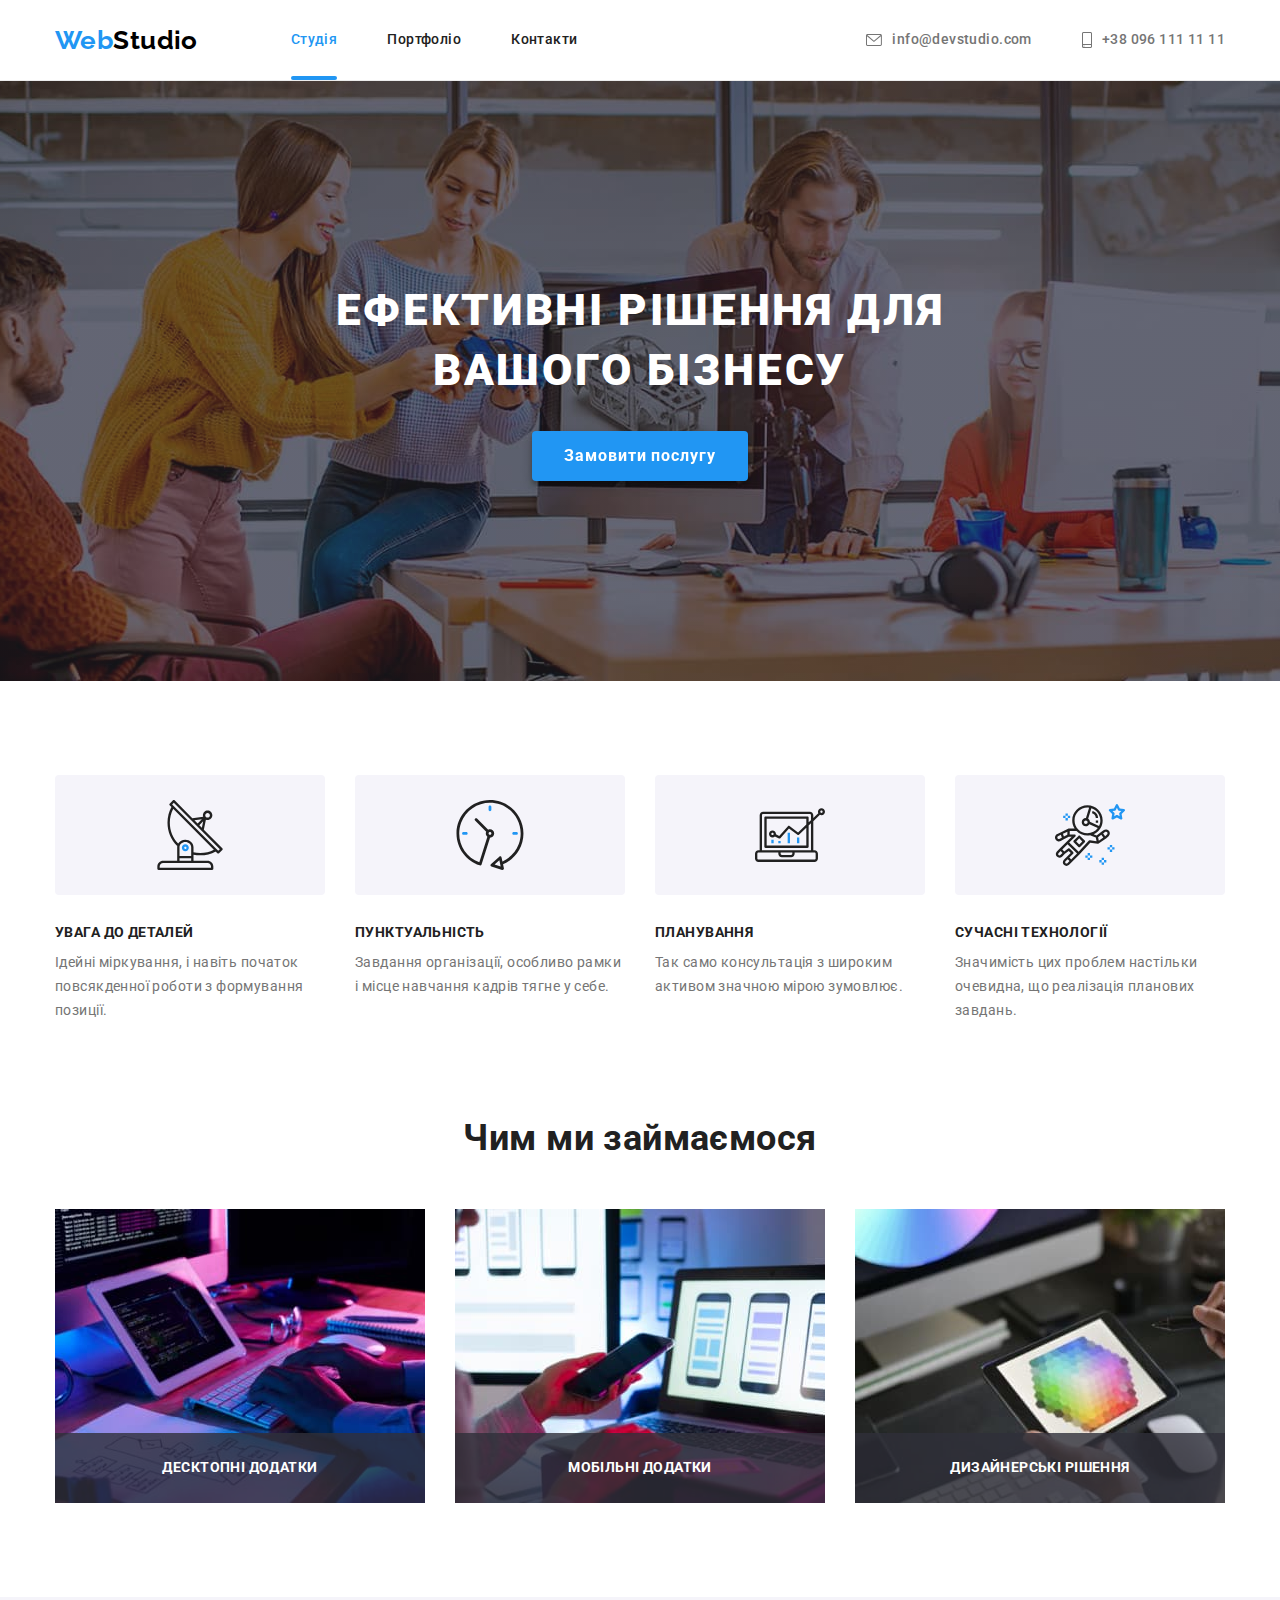
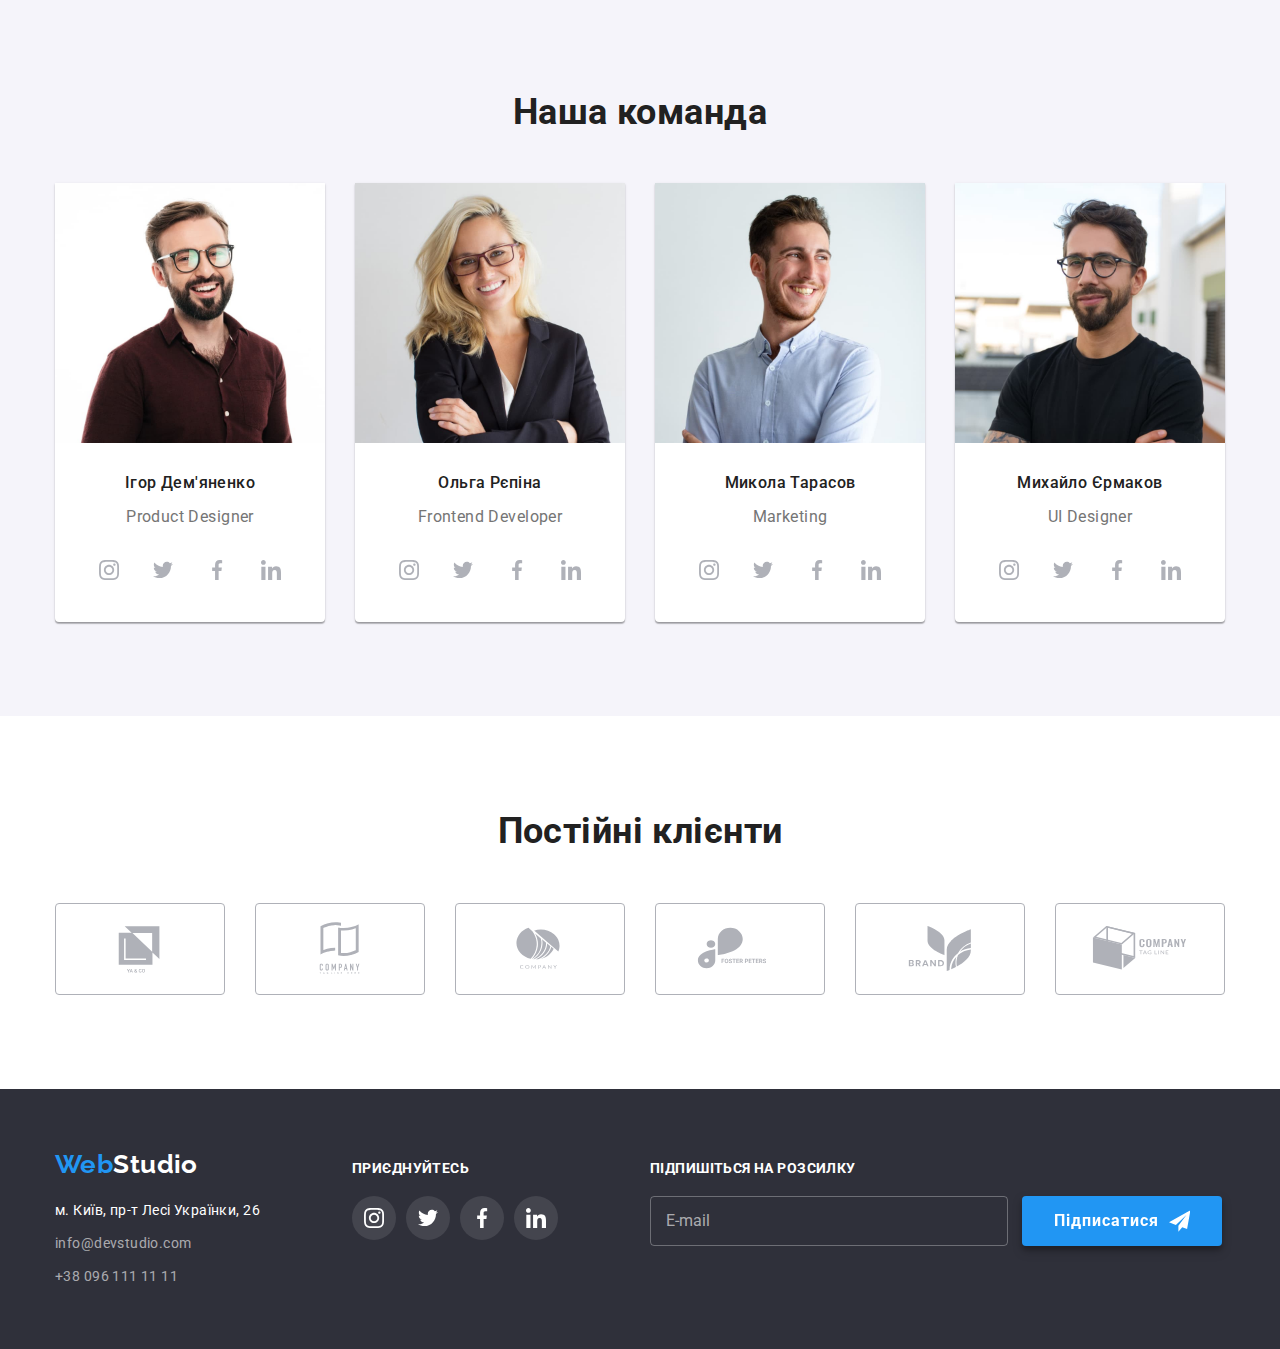
<file: index.html>
<!DOCTYPE html>
<html lang="uk">
  <head>
    <meta charset="UTF-8" />
    <meta http-equiv="X-UA-Compatible" content="IE=edge" />
    <meta name="viewport" content="width=device-width, initial-scale=1.0" />
    <link rel="preconnect" href="https://fonts.googleapis.com" />
    <link rel="preconnect" href="https://fonts.gstatic.com" crossorigin />
    <link
      href="https://fonts.googleapis.com/css2?family=Raleway:wght@700&family=Roboto:wght@400;500;700;900&display=swap"
      rel="stylesheet"
    />
    <link
      rel="stylesheet"
      href="https://cdnjs.cloudflare.com/ajax/libs/modern-normalize/1.1.0/modern-normalize.min.css"
    />
    <link rel="stylesheet" href="./css/styles.css" />
    <title>Студія</title>
  </head>

  <body>
    <header class="header">
      <div class="container header-flex">
        <a href="./index.html" class="logo"
          >Web<span class="logo-black">Studio</span></a
        >
        <nav class="header-nav">
          <ul class="header-list">
            <li class="header-item">
              <a href="./index.html" class="link active_page">Студія</a>
            </li>
            <li>
              <a href="./portfolio.html" class="link">Портфоліо</a>
            </li>
            <li><a href="#" class="link">Контакти</a></li>
          </ul>
        </nav>
        <ul class="header-list-communication">
          <li>
            <a href="mailto:info@devstudio.com" class="link link-contact">
              <svg class="icon-link" width="16" height="12">
                <use href="./icons/icon.svg#icon-mail"></use>
              </svg>
              info@devstudio.com</a
            >
          </li>
          <li>
            <a href="tel:+380961111111" class="link link-contact">
              <svg class="icon-link" width="10" height="16">
                <use href="./icons/icon.svg#icon-phone"></use>
              </svg>
              +38 096 111 11 11</a
            >
          </li>
        </ul>
      </div>
    </header>
    <main>
      <section class="hero">
        <div class="container">
          <h1 class="hero-title">Ефективні рішення для вашого бізнесу</h1>
          <button class="hero-btn" type="button" data-modal-open>
            Замовити послугу
          </button>
        </div>
        <div class="backdrop is-hidden" data-modal>
          <div class="modal">
            <button class="modal-close" type="button" data-modal-close>
              <svg class="modal-close-icon" width="18" height="18">
                <use href="icons/icon.svg#icon-close"></use>
              </svg>
            </button>
            <form class="modal-form" name="modal-form" autocomplete="off">
              <p class="modal-title">Залиште свої дані, ми вам передзвонимо</p>
              <label class="modal-form-lable"
                >Ім'я
                <input
                  class="modal-form-input"
                  type="text"
                  name="name"
                  placeholder=""
                />
                <svg class="modal-form-icon" width="18" height="18">
                  <use href="./icons/icon.svg#icon-person-modal"></use>
                </svg> </label
              ><label class="modal-form-lable"
                >Телефон
                <input
                  class="modal-form-input"
                  type="tel"
                  name="phone"
                  placeholder=" "
                />
                <svg class="modal-form-icon" width="18" height="18">
                  <use href="./icons/icon.svg#icon-phone-modal"></use>
                </svg> </label
              ><label class="modal-form-lable"
                >Пошта
                <input
                  class="modal-form-input"
                  type="email"
                  name="email"
                  placeholder=" "
                />
                <svg class="modal-form-icon" width="18" height="18">
                  <use href="./icons/icon.svg#icon-email-modal"></use>
                </svg> </label
              ><label class="modal-form-lable"
                >Коментар
                <textarea
                  class="modal-form-text"
                  name="comment"
                  placeholder="Введіть текст"
                ></textarea>
              </label>
              <label class="modal-form-checkbox"
                ><input class="checkbox" type="checkbox" />
                Погоджуюся з розсилкою та приймаю
                <a class="modal-form-link" href="#">Умови договору</a>
                <svg class="checkbox-icon" width="16" height="15">
                  <use href="./icons/icon.svg#icon-check"></use>
                </svg>
              </label>
              <button class="hero-btn" type="submit">Відправити</button>
            </form>
          </div>
        </div>
      </section>
      <section class="advantages">
        <div class="container">
          <h2 class="visually-hidden">Наші переваги</h2>
          <ul class="advantages-list">
            <li class="advantages-list-item">
              <div class="icon-advantages">
                <svg class="" width="70" height="70">
                  <use href="./icons/icon.svg#icon-antenna"></use>
                </svg>
              </div>
              <h3 class="title">Увага до деталей</h3>
              <p class="subtitle">
                Ідейні міркування, і навіть початок повсякденної роботи з
                формування позиції.
              </p>
            </li>
            <li class="advantages-list-item">
              <div class="icon-advantages">
                <svg class="" width="70" height="70">
                  <use href="./icons/icon.svg#icon-clock"></use>
                </svg>
              </div>
              <h3 class="title">Пунктуальність</h3>
              <p class="subtitle">
                Завдання організації, особливо рамки і місце навчання кадрів
                тягне у себе.
              </p>
            </li>
            <li class="advantages-list-item">
              <div class="icon-advantages">
                <svg class="" width="70" height="70">
                  <use href="./icons/icon.svg#icon-diagram"></use>
                </svg>
              </div>
              <h3 class="title">Планування</h3>
              <p class="subtitle">
                Так само консультація з широким активом значною мірою зумовлює.
              </p>
            </li>
            <li class="advantages-list-item">
              <div class="icon-advantages">
                <svg class="" width="70" height="70">
                  <use href="./icons/icon.svg#icon-astronaut"></use>
                </svg>
              </div>
              <h3 class="title">Сучасні технології</h3>
              <p class="subtitle">
                Значимість цих проблем настільки очевидна, що реалізація
                планових завдань.
              </p>
            </li>
          </ul>
        </div>
      </section>
      <section class="about">
        <div class="container">
          <h2 class="title">Чим ми займаємося</h2>
          <ul class="about-list">
            <li class="about-item">
              <img
                src="./images/work_1.jpg"
                alt="робота за клавіатурою"
                width="370"
              />
              <p class="about-text">Десктопні додатки</p>
            </li>
            <li class="about-item">
              <img
                src="./images/work_2.jpg"
                alt="робота за телефоном"
                width="370"
              />
              <p class="about-text">Мобільні додатки</p>
            </li>
            <li class="about-item">
              <img
                src="./images/work_3.jpg"
                alt="робота за планшетом"
                width="370"
              />
              <p class="about-text">Дизайнерські рішення</p>
            </li>
          </ul>
        </div>
      </section>
      <section class="team">
        <div class="container">
          <h2 class="title">Наша команда</h2>
          <ul class="team-list">
            <li class="team-item">
              <img
                class="team-img"
                src="./images/avatar_1.jpg"
                alt="усміхнений хлопець в окулярах"
                width="270"
              />
              <div class="team-info">
                <h3 class="team-list-title">Ігор Дем'яненко</h3>
                <p lang="en" class="subtitle">Product Designer</p>
                <ul class="team-list-icon">
                  <li class="team-item-icon">
                    <a class="team-link" href="#">
                      <svg class="team-link-icon" width="20" height="20">
                        <use href="./icons/icon.svg#icon-instagram"></use>
                      </svg>
                    </a>
                  </li>
                  <li class="team-item-icon">
                    <a class="team-link" href="#">
                      <svg class="team-link-icon" width="20" height="20">
                        <use href="./icons/icon.svg#icon-twitter"></use>
                      </svg>
                    </a>
                  </li>
                  <li class="team-item-icon">
                    <a class="team-link" href="#">
                      <svg class="team-link-icon" width="20" height="20">
                        <use href="./icons/icon.svg#icon-facebook"></use>
                      </svg>
                    </a>
                  </li>
                  <li class="team-item-icon">
                    <a class="team-link" href="#">
                      <svg class="team-link-icon" width="20" height="20">
                        <use href="./icons/icon.svg#icon-linkedin"></use>
                      </svg>
                    </a>
                  </li>
                </ul>
              </div>
            </li>
            <li class="team-item">
              <img
                class="team-img"
                src="./images/avatar_2.jpg"
                alt="усміхнена дівчина в окулярах"
                width="270"
              />
              <div class="team-info">
                <h3 class="team-list-title">Ольга Рєпіна</h3>
                <p lang="en" class="subtitle">Frontend Developer</p>
                <ul class="team-list-icon">
                  <li class="team-item-icon">
                    <a class="team-link" href="#">
                      <svg class="team-link-icon" width="20" height="20">
                        <use href="./icons/icon.svg#icon-instagram"></use>
                      </svg>
                    </a>
                  </li>
                  <li class="team-item-icon">
                    <a class="team-link" href="#">
                      <svg class="team-link-icon" width="20" height="20">
                        <use href="./icons/icon.svg#icon-twitter"></use>
                      </svg>
                    </a>
                  </li>
                  <li class="team-item-icon">
                    <a class="team-link" href="#">
                      <svg class="team-link-icon" width="20" height="20">
                        <use href="./icons/icon.svg#icon-facebook"></use>
                      </svg>
                    </a>
                  </li>
                  <li class="team-item-icon">
                    <a class="team-link" href="#">
                      <svg class="team-link-icon" width="20" height="20">
                        <use href="./icons/icon.svg#icon-linkedin"></use>
                      </svg>
                    </a>
                  </li>
                </ul>
              </div>
            </li>
            <li class="team-item">
              <img
                class="team-img"
                src="./images/avatar_3.jpg"
                alt="усміхнений хлопець"
                width="270"
              />
              <div class="team-info">
                <h3 class="team-list-title">Микола Тарасов</h3>
                <p lang="en" class="subtitle">Marketing</p>
                <ul class="team-list-icon">
                  <li class="team-item-icon">
                    <a class="team-link" href="#">
                      <svg class="team-link-icon" width="20" height="20">
                        <use href="./icons/icon.svg#icon-instagram"></use>
                      </svg>
                    </a>
                  </li>
                  <li class="team-item-icon">
                    <a class="team-link" href="#">
                      <svg class="team-link-icon" width="20" height="20">
                        <use href="./icons/icon.svg#icon-twitter"></use>
                      </svg>
                    </a>
                  </li>
                  <li class="team-item-icon">
                    <a class="team-link" href="#">
                      <svg class="team-link-icon" width="20" height="20">
                        <use href="./icons/icon.svg#icon-facebook"></use>
                      </svg>
                    </a>
                  </li>
                  <li class="team-item-icon">
                    <a class="team-link" href="#">
                      <svg class="team-link-icon" width="20" height="20">
                        <use href="./icons/icon.svg#icon-linkedin"></use>
                      </svg>
                    </a>
                  </li>
                </ul>
              </div>
            </li>
            <li class="team-item">
              <img
                class="team-img"
                src="./images/avatar_4.jpg"
                alt="усміхнений хлопець в окулярах"
                width="270"
              />
              <div class="team-info">
                <h3 class="team-list-title">Михайло Єрмаков</h3>
                <p lang="en" class="subtitle">UI Designer</p>
                <ul class="team-list-icon">
                  <li class="team-item-icon">
                    <a class="team-link" href="#">
                      <svg class="team-link-icon" width="20" height="20">
                        <use href="./icons/icon.svg#icon-instagram"></use>
                      </svg>
                    </a>
                  </li>
                  <li class="team-item-icon">
                    <a class="team-link" href="#">
                      <svg class="team-link-icon" width="20" height="20">
                        <use href="./icons/icon.svg#icon-twitter"></use>
                      </svg>
                    </a>
                  </li>
                  <li class="team-item-icon">
                    <a class="team-link" href="#">
                      <svg class="team-link-icon" width="20" height="20">
                        <use href="./icons/icon.svg#icon-facebook"></use>
                      </svg>
                    </a>
                  </li>
                  <li class="team-item-icon">
                    <a class="team-link" href="#">
                      <svg class="team-link-icon" width="20" height="20">
                        <use href="./icons/icon.svg#icon-linkedin"></use>
                      </svg>
                    </a>
                  </li>
                </ul>
              </div>
            </li>
          </ul>
        </div>
      </section>
      <section class="clients">
        <div class="container">
          <h2 class="title">Постійні клієнти</h2>
          <ul class="clients-list">
            <li class="item">
              <a class="clients-link" href="#">
                <svg class="clients-icon" width="106" height="60">
                  <use href="./icons/icon.svg#icon-client_1"></use>
                </svg>
              </a>
            </li>
            <li class="item">
              <a class="clients-link" href="#">
                <svg class="clients-icon" width="106" height="60">
                  <use href="./icons/icon.svg#icon-client_2"></use>
                </svg>
              </a>
            </li>
            <li class="item">
              <a class="clients-link" href="#">
                <svg class="clients-icon" width="106" height="60">
                  <use href="./icons/icon.svg#icon-client_3"></use>
                </svg>
              </a>
            </li>
            <li class="item">
              <a class="clients-link" href="#">
                <svg class="clients-icon" width="106" height="60">
                  <use href="./icons/icon.svg#icon-client_4"></use>
                </svg>
              </a>
            </li>
            <li class="item">
              <a class="clients-link" href="#">
                <svg class="clients-icon" width="106" height="60">
                  <use href="./icons/icon.svg#icon-client_5"></use>
                </svg>
              </a>
            </li>
            <li class="item">
              <a class="clients-link" href="#">
                <svg class="clients-icon" width="106" height="60">
                  <use href="./icons/icon.svg#icon-client_6"></use>
                </svg>
              </a>
            </li>
          </ul>
        </div>
      </section>
    </main>
    <footer class="footer">
      <div class="container footer-flex">
        <div>
          <a href="./index.html" class="logo"
            >Web<span class="footer-white">Studio</span></a
          >
          <address>
            <ul class="address-list">
              <li class="item">
                <a
                  class="link-footer footer-white"
                  href="https://goo.gl/maps/CPtrU1FHBa2aNyZL9"
                  target="_blank"
                  rel="noopener nofollow noreferrer"
                  >м. Київ, пр-т Лесі Українки, 26</a
                >
              </li>
              <li class="item">
                <a class="link-footer" href="mailto:info@devstudio.com"
                  >info@devstudio.com</a
                >
              </li>
              <li class="item">
                <a class="link-footer" href="tel:+380961111111"
                  >+38 096 111 11 11</a
                >
              </li>
            </ul>
          </address>
        </div>
        <div>
          <p class="footer-subtitle">Приєднуйтесь</p>
          <ul class="footer-list-icon">
            <li>
              <a class="footer-link" href="#">
                <svg class="footer-link-icon" width="20" height="20">
                  <use href="./icons/icon.svg#icon-instagram"></use>
                </svg>
              </a>
            </li>
            <li>
              <a class="footer-link" href="#">
                <svg class="footer-link-icon" width="20" height="20">
                  <use href="./icons/icon.svg#icon-twitter"></use>
                </svg>
              </a>
            </li>
            <li>
              <a class="footer-link" href="#">
                <svg class="footer-link-icon" width="20" height="20">
                  <use href="./icons/icon.svg#icon-facebook"></use>
                </svg>
              </a>
            </li>
            <li>
              <a class="footer-link" href="#">
                <svg class="footer-link-icon" width="20" height="20">
                  <use href="./icons/icon.svg#icon-linkedin"></use>
                </svg>
              </a>
            </li>
          </ul>
        </div>
        <div>
          <p class="footer-subtitle">Підпишіться на розсилку</p>
          <form name="subscribe-form" autocomplite="on">
            <label
              ><input
                class="subscribe-input"
                type="email"
                name="email-subscribe"
                placeholder="E-mail"
            /></label>
            <button class="hero-btn subscribe-btn" type="submit">
              Підписатися
              <svg width="24" height="24">
                <use href="./icons/icon.svg#icon-telegram"></use>
              </svg>
            </button>
          </form>
        </div>
      </div>
    </footer>
    <script src="./js/modal.js"></script>
  </body>
</html>
</file>
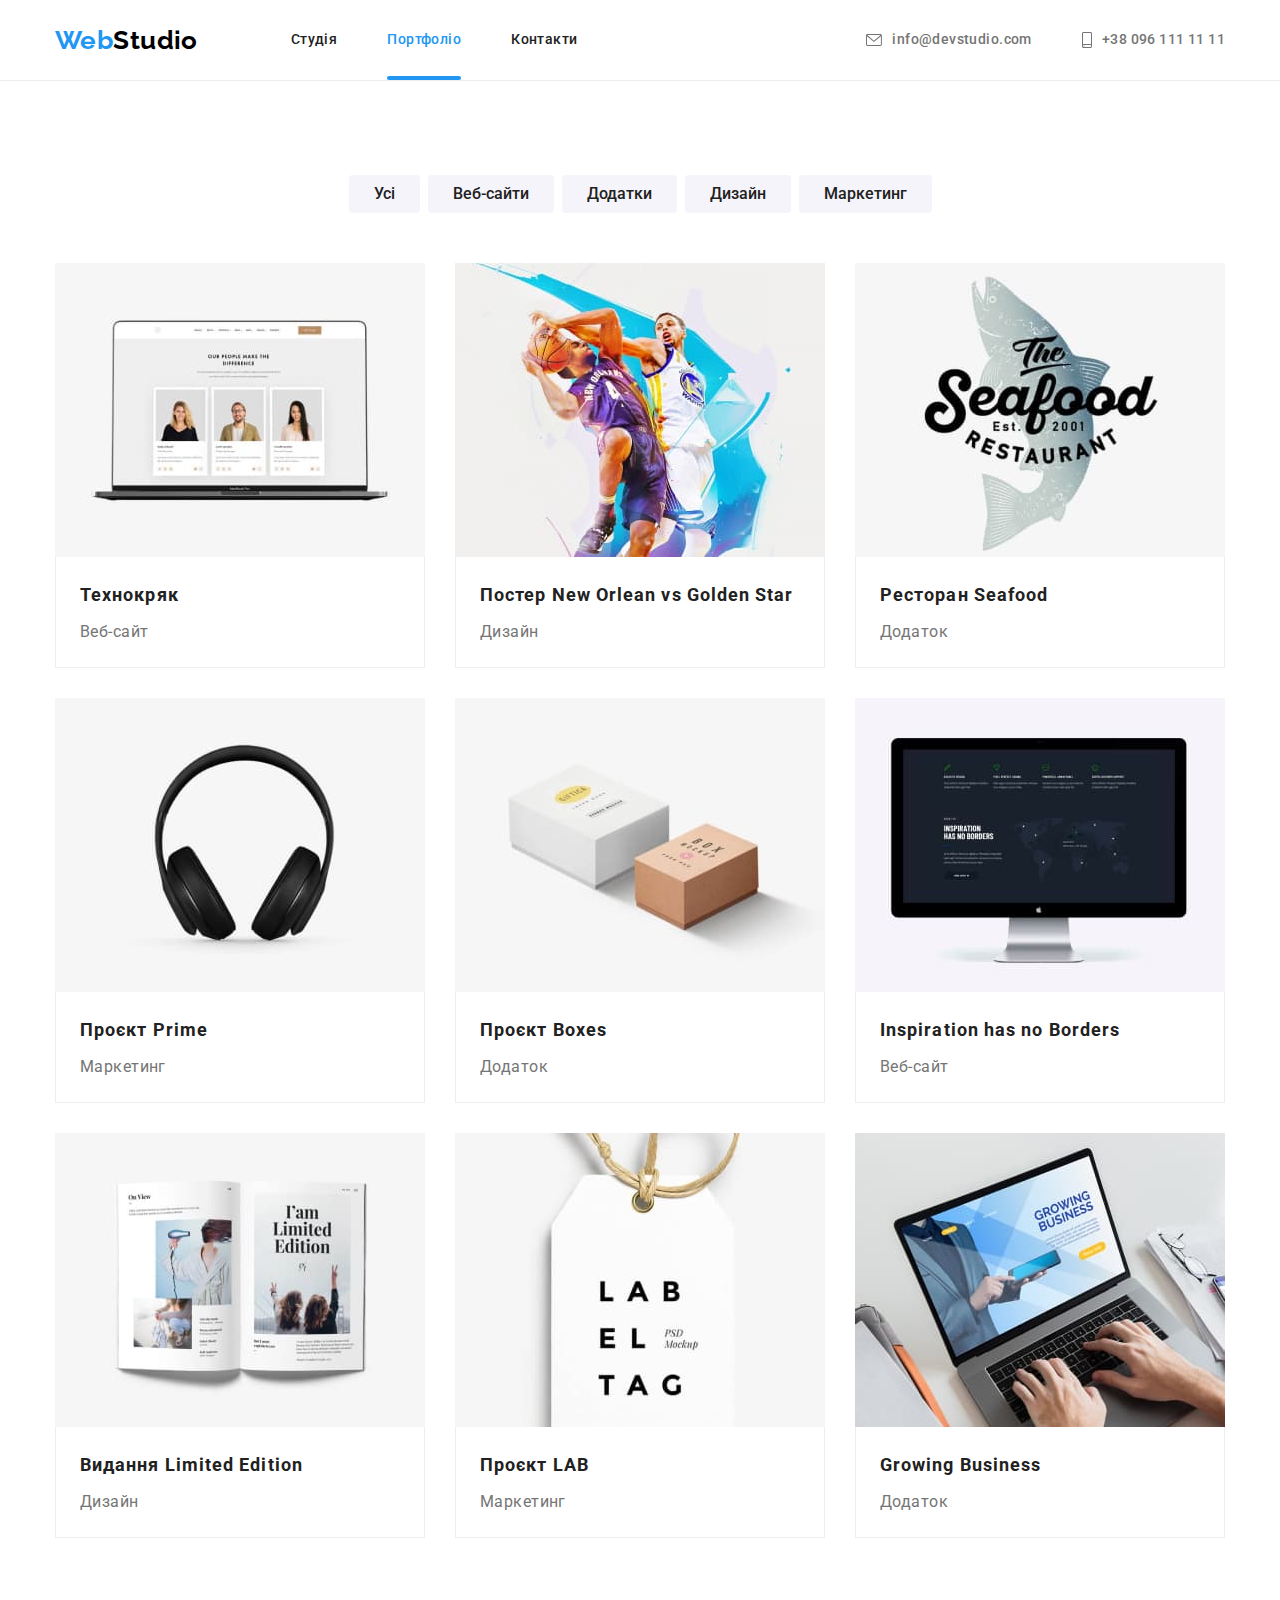
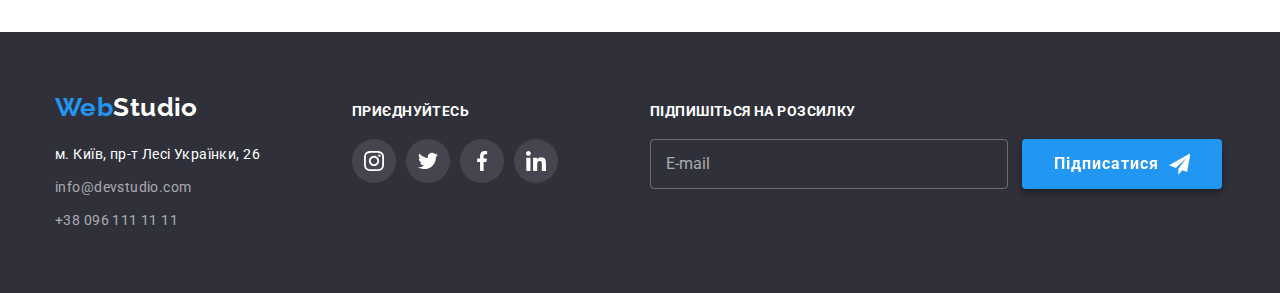
<file: portfolio.html>
<!DOCTYPE html>
<html lang="uk">
  <head>
    <meta charset="UTF-8" />
    <meta http-equiv="X-UA-Compatible" content="IE=edge" />
    <meta name="viewport" content="width=device-width, initial-scale=1.0" />
    <link rel="preconnect" href="https://fonts.googleapis.com" />
    <link rel="preconnect" href="https://fonts.gstatic.com" crossorigin />
    <link
      href="https://fonts.googleapis.com/css2?family=Raleway:wght@700&family=Roboto:wght@400;500;700;900&display=swap"
      rel="stylesheet"
    />
    <link
      rel="stylesheet"
      href="https://cdnjs.cloudflare.com/ajax/libs/modern-normalize/1.1.0/modern-normalize.min.css"
    />
    <link rel="stylesheet" href="./css/styles.css" />
    <title>Студія</title>
  </head>

  <body>
    <header class="header">
      <div class="container header-flex">
        <a href="./index.html" class="logo"
          >Web<span class="logo-black">Studio</span></a
        >
        <nav class="header-nav">
          <ul class="header-list">
            <li><a href="./index.html" class="link">Студія</a></li>
            <li>
              <a href="./portfolio.html" class="link active_page">Портфоліо</a>
            </li>
            <li><a href="#" class="link">Контакти</a></li>
          </ul>
        </nav>
        <ul class="header-list-communication">
          <li>
            <a href="mailto:info@devstudio.com" class="link link-contact">
              <svg class="icon-link" width="16" height="12">
                <use href="./icons/icon.svg#icon-mail"></use>
              </svg>
              info@devstudio.com</a
            >
          </li>
          <li>
            <a href="tel:+380961111111" class="link link-contact">
              <svg class="icon-link" width="10" height="16">
                <use href="./icons/icon.svg#icon-phone"></use>
              </svg>
              +38 096 111 11 11</a
            >
          </li>
        </ul>
      </div>
    </header>

    <main>
      <section class="section">
        <div class="container">
          <h2 class="visually-hidden">Портфоліо</h2>
          <ul class="list-btn">
            <li class="item"><button class="btn" type="button">Усі</button></li>
            <li class="item">
              <button class="btn" type="button">Веб-сайти</button>
            </li>
            <li class="item">
              <button class="btn" type="button">Додатки</button>
            </li>
            <li class="item">
              <button class="btn" type="button">Дизайн</button>
            </li>
            <li class="item">
              <button class="btn" type="button">Маркетинг</button>
            </li>
          </ul>
          <ul class="portfolio-list">
            <li class="portfolio-list-item">
              <a class="portfolio-link" href="">
                <div class="portfolio-image">
                  <img
                    src="./images/portfolio_1.jpg"
                    alt="Ноутбук"
                    width="370"
                    height="294"
                  />
                  <div class="portfolio-hidden">
                    <p class="portfolio-hidden-text">
                      Ресурс пропонує комплексні пропозиції з різним рівнем
                      функціоналу та сервісів. Все це дозволить відвідувачу
                      отримати вичерпні відомості про компанію чи приватну
                      особу.
                    </p>
                  </div>
                </div>
                <div class="portfolio-list-info">
                  <h3 class="title">Технокряк</h3>
                  <p class="subtitle">Веб-сайт</p>
                </div>
              </a>
            </li>
            <li class="portfolio-list-item">
              <a class="portfolio-link" href="">
                <div class="portfolio-image">
                  <img
                    src="./images/portfolio_2.jpg"
                    alt="Ноутбук"
                    width="370"
                    height="294"
                  />
                  <div class="portfolio-hidden">
                    <p class="portfolio-hidden-text">
                      Ресурс пропонує комплексні пропозиції з різним рівнем
                      функціоналу та сервісів. Все це дозволить відвідувачу
                      отримати вичерпні відомості про компанію чи приватну
                      особу.
                    </p>
                  </div>
                </div>
                <div class="portfolio-list-info">
                  <h3 class="title">Постер New Orlean vs Golden Star</h3>
                  <p class="subtitle">Дизайн</p>
                </div>
              </a>
            </li>
            <li class="portfolio-list-item">
              <a class="portfolio-link" href="">
                <div class="portfolio-image">
                  <img
                    src="./images/portfolio_3.jpg"
                    alt="Ноутбук"
                    width="370"
                    height="294"
                  />
                  <div class="portfolio-hidden">
                    <p class="portfolio-hidden-text">
                      Ресурс пропонує комплексні пропозиції з різним рівнем
                      функціоналу та сервісів. Все це дозволить відвідувачу
                      отримати вичерпні відомості про компанію чи приватну
                      особу.
                    </p>
                  </div>
                </div>
                <div class="portfolio-list-info">
                  <h3 class="title">Ресторан Seafood</h3>
                  <p class="subtitle">Додаток</p>
                </div>
              </a>
            </li>
            <li class="portfolio-list-item">
              <a class="portfolio-link" href="">
                <div class="portfolio-image">
                  <img
                    src="./images/portfolio_4.jpg"
                    alt="Ноутбук"
                    width="370"
                    height="294"
                  />
                  <div class="portfolio-hidden">
                    <p class="portfolio-hidden-text">
                      Ресурс пропонує комплексні пропозиції з різним рівнем
                      функціоналу та сервісів. Все це дозволить відвідувачу
                      отримати вичерпні відомості про компанію чи приватну
                      особу.
                    </p>
                  </div>
                </div>
                <div class="portfolio-list-info">
                  <h3 class="title">Проєкт Prime</h3>
                  <p class="subtitle">Маркетинг</p>
                </div>
              </a>
            </li>
            <li class="portfolio-list-item">
              <a class="portfolio-link" href="">
                <div class="portfolio-image">
                  <img
                    src="./images/portfolio_5.jpg"
                    alt="Ноутбук"
                    width="370"
                    height="294"
                  />
                  <div class="portfolio-hidden">
                    <p class="portfolio-hidden-text">
                      Ресурс пропонує комплексні пропозиції з різним рівнем
                      функціоналу та сервісів. Все це дозволить відвідувачу
                      отримати вичерпні відомості про компанію чи приватну
                      особу.
                    </p>
                  </div>
                </div>
                <div class="portfolio-list-info">
                  <h3 class="title">Проєкт Boxes</h3>
                  <p class="subtitle">Додаток</p>
                </div>
              </a>
            </li>
            <li class="portfolio-list-item">
              <a class="portfolio-link" href="">
                <div class="portfolio-image">
                  <img
                    src="./images/portfolio_6.jpg"
                    alt="Ноутбук"
                    width="370"
                    height="294"
                  />
                  <div class="portfolio-hidden">
                    <p class="portfolio-hidden-text">
                      Ресурс пропонує комплексні пропозиції з різним рівнем
                      функціоналу та сервісів. Все це дозволить відвідувачу
                      отримати вичерпні відомості про компанію чи приватну
                      особу.
                    </p>
                  </div>
                </div>
                <div class="portfolio-list-info">
                  <h3 class="title">Inspiration has no Borders</h3>
                  <p class="subtitle">Веб-сайт</p>
                </div>
              </a>
            </li>
            <li class="portfolio-list-item">
              <a class="portfolio-link" href="">
                <div class="portfolio-image">
                  <img
                    src="./images/portfolio_7.jpg"
                    alt="Ноутбук"
                    width="370"
                    height="294"
                  />
                  <div class="portfolio-hidden">
                    <p class="portfolio-hidden-text">
                      Ресурс пропонує комплексні пропозиції з різним рівнем
                      функціоналу та сервісів. Все це дозволить відвідувачу
                      отримати вичерпні відомості про компанію чи приватну
                      особу.
                    </p>
                  </div>
                </div>
                <div class="portfolio-list-info">
                  <h3 class="title">Видання Limited Edition</h3>
                  <p class="subtitle">Дизайн</p>
                </div>
              </a>
            </li>
            <li class="portfolio-list-item">
              <a class="portfolio-link" href="">
                <div class="portfolio-image">
                  <img
                    src="./images/portfolio_8.jpg"
                    alt="Ноутбук"
                    width="370"
                    height="294"
                  />
                  <div class="portfolio-hidden">
                    <p class="portfolio-hidden-text">
                      Ресурс пропонує комплексні пропозиції з різним рівнем
                      функціоналу та сервісів. Все це дозволить відвідувачу
                      отримати вичерпні відомості про компанію чи приватну
                      особу.
                    </p>
                  </div>
                </div>
                <div class="portfolio-list-info">
                  <h3 class="title">Проєкт LAB</h3>
                  <p class="subtitle">Маркетинг</p>
                </div>
              </a>
            </li>
            <li class="portfolio-list-item">
              <a class="portfolio-link" href="">
                <div class="portfolio-image">
                  <img
                    src="./images/portfolio_9.jpg"
                    alt="Ноутбук"
                    width="370"
                    height="294"
                  />
                  <div class="portfolio-hidden">
                    <p class="portfolio-hidden-text">
                      Ресурс пропонує комплексні пропозиції з різним рівнем
                      функціоналу та сервісів. Все це дозволить відвідувачу
                      отримати вичерпні відомості про компанію чи приватну
                      особу.
                    </p>
                  </div>
                </div>
                <div class="portfolio-list-info">
                  <h3 class="title">Growing Business</h3>
                  <p class="subtitle">Додаток</p>
                </div>
              </a>
            </li>
          </ul>
        </div>
      </section>
    </main>
    <footer class="footer">
      <div class="container footer-flex">
        <div>
          <a href="./index.html" class="logo"
            >Web<span class="footer-white">Studio</span></a
          >
          <address>
            <ul class="address-list">
              <li class="item">
                <a
                  class="link-footer footer-white"
                  href="https://goo.gl/maps/CPtrU1FHBa2aNyZL9"
                  target="_blank"
                  rel="noopener nofollow noreferrer"
                  >м. Київ, пр-т Лесі Українки, 26</a
                >
              </li>
              <li class="item">
                <a class="link-footer" href="mailto:info@devstudio.com"
                  >info@devstudio.com</a
                >
              </li>
              <li class="item">
                <a class="link-footer" href="tel:+380961111111"
                  >+38 096 111 11 11</a
                >
              </li>
            </ul>
          </address>
        </div>
        <div>
          <p class="footer-subtitle">Приєднуйтесь</p>
          <ul class="footer-list-icon">
            <li>
              <a class="footer-link" href="#">
                <svg class="footer-link-icon" width="20" height="20">
                  <use href="./icons/icon.svg#icon-instagram"></use>
                </svg>
              </a>
            </li>
            <li>
              <a class="footer-link" href="#">
                <svg class="footer-link-icon" width="20" height="20">
                  <use href="./icons/icon.svg#icon-twitter"></use>
                </svg>
              </a>
            </li>
            <li>
              <a class="footer-link" href="#">
                <svg class="footer-link-icon" width="20" height="20">
                  <use href="./icons/icon.svg#icon-facebook"></use>
                </svg>
              </a>
            </li>
            <li>
              <a class="footer-link" href="#">
                <svg class="footer-link-icon" width="20" height="20">
                  <use href="./icons/icon.svg#icon-linkedin"></use>
                </svg>
              </a>
            </li>
          </ul>
        </div>
        <div>
          <p class="footer-subtitle">Підпишіться на розсилку</p>
          <form name="subscribe-form" autocomplite="on">
            <label
              ><input
                class="subscribe-input"
                type="email"
                name="email-subscribe"
                placeholder="E-mail"
            /></label>
            <button class="hero-btn subscribe-btn" type="submit">
              Підписатися
              <svg width="24" height="24">
                <use href="./icons/icon.svg#icon-telegram"></use>
              </svg>
            </button>
          </form>
        </div>
      </div>
    </footer>
  </body>
</html>
</file>
<file: css/styles.css>
:root {
  --primary-text-color: #757575;
  --secondary-text-color: #ffffff;
  --primary-title-color: #212121;
  --acent-color: #2196f3;
  --secondary-acent-color: #188ce8;
  --secondary-bg-color: #f5f4fa;
  --border-color-one: #ececec;
  --border-color-two: #eeeeee;
  --icon-color: #afb1b8;
  --black-color: #000000;
  --line-function: cubic-bezier(0.4, 0, 0.2, 1);
}
body {
  color: var(--primary-text-color);
  background-color: var(--secondary-text-color);
  font-family: Roboto, sans-serif;
  font-size: 14px;
  letter-spacing: 0.03em;
}
h1,
h2,
h3,
p,
ul {
  margin: 0;
  padding: 0;
}
ul {
  list-style-type: none;
}
a {
  text-decoration: none;
}
a,
img {
  display: block;
}
.container {
  width: 1200px;
  margin: 0 auto;
  padding: 0 15px;
}
.visually-hidden {
  position: absolute;
  white-space: nowrap;
  width: 1px;
  height: 1px;
  overflow: hidden;
  border: 0;
  padding: 0;
  clip: rect(0 0 0 0);
  clip-path: inset(50%);
  margin: -1px;
}
/* Хедер */
.header {
  border-bottom: 1px solid var(--border-color-one);
}
.header-flex {
  display: flex;
  align-items: center;
}
.header-nav {
  display: flex;
  margin-left: 93px;
}
.logo {
  color: var(--acent-color);
  font-family: 'Raleway', sans-serif;
  font-weight: 700;
  font-size: 26px;
  line-height: 1.19;
  text-decoration: none;
}
.logo-black {
  color: var(--black-color);
}
.header-list {
  display: flex;
  gap: 50px;
}
.header-list-communication {
  display: flex;
  margin-left: auto;
  gap: 50px;
}
.link {
  display: flex;
  align-items: center;
  color: var(--primary-title-color);
  line-height: 1.14;
  font-weight: 500;
  padding: 32px 0;
  transition: color 250ms var(--line-function);
}
.link:hover,
.link:focus {
  color: var(--acent-color);
}
.icon-link {
  margin-right: 10px;
  fill: currentColor;
}
.active_page {
  position: relative;
  color: var(--acent-color);
}
.active_page::after {
  position: absolute;
  left: 0;
  bottom: 0;
  width: 100%;
  height: 4px;
  background-color: var(--acent-color);
  border-radius: 2px;
  content: '';
}
.link-contact {
  color: var(--primary-text-color);
}
/* Студія */
.hero {
  max-width: 1600px;
  min-height: 600px;
  margin: 0 auto;
  padding: 200px 0;
  background-color: #2f303a;
  background-image: linear-gradient(
      rgba(47, 48, 58, 0.4),
      rgba(47, 48, 58, 0.4)
    ),
    url('../images/hero.jpg');
  background-position: center;
  background-repeat: no-repeat;
  background-size: cover;
  text-align: center;
}
.hero-title {
  margin: 0 auto 30px;
  max-width: 696px;
  color: var(--secondary-text-color);
  font-weight: 900;
  font-size: 44px;
  line-height: 1.36;
  text-align: center;
  letter-spacing: 0.06em;
  text-transform: uppercase;
}
.hero-btn {
  padding: 10px 32px;
  color: var(--secondary-text-color);
  background-color: var(--acent-color);
  box-shadow: 0px 4px 4px rgba(0, 0, 0, 0.15);
  cursor: pointer;
  font-style: normal;
  font-weight: 700;
  font-size: 16px;
  line-height: 1.88;
  letter-spacing: 0.06em;
  border-radius: 4px;
  border: none;
  filter: drop-shadow(0px 4px 4px rgba(0, 0, 0, 0.25));
  transition: background-color 250ms var(--line-function);
}
.hero-btn:hover,
.hero-btn:focus {
  background-color: var(--secondary-acent-color);
}
/* Modal */
.backdrop {
  position: fixed;
  top: 0;
  left: 0;
  z-index: 1;
  width: 100%;
  height: 100%;
  background-color: rgba(0, 0, 0, 0.2);
  transition: opacity 250ms var(--line-function),
    visibility 250ms var(--line-function), scale 250ms var(--line-function);
}
.backdrop.is-hidden {
  visibility: hidden;
  opacity: 0;
  pointer-events: none;
  scale: 0;
}
.modal {
  position: absolute;
  top: 50%;
  left: 50%;
  transform: translate(-50%, -50%);
  width: 528px;
  height: 581px;
  background-color: var(--secondary-text-color);
  box-shadow: 0px 1px 3px rgba(0, 0, 0, 0.12), 0px 1px 1px rgba(0, 0, 0, 0.14),
    0px 2px 1px rgba(0, 0, 0, 0.2);
  border-radius: 4px;
  outline: 1 orangered solid;
}
.modal-close {
  position: absolute;
  top: 8px;
  right: 8px;

  display: flex;
  justify-content: center;
  align-items: center;

  margin: 0;
  padding: 0;

  width: 30px;
  height: 30px;
  background-color: var(--secondary-text-color);
  border: 1px solid rgba(0, 0, 0, 0.1);
  border-radius: 50%;
  cursor: pointer;
}
.modal-close-icon {
  color: var(--black-color);
  fill: currentColor;
  width: 18px;
  height: 18px;
  transition: color 250ms var(--line-function);
}
.modal-close:hover .modal-close-icon {
  color: var(--acent-color);
}
.modal-form {
  padding: 40px;
  display: block;
  font-size: 16px;
}
.modal-title {
  margin-bottom: 12px;
  font-weight: 700;
  font-size: 20px;
  line-height: 1.15;
  text-align: center;
  color: var(--primary-title-color);
}
.modal-form-lable {
  position: relative;
  display: inline-block;
  margin-bottom: 10px;
  font-size: 12px;
  line-height: 1.7;
  letter-spacing: 0.01em;
  color: var(--primary-text-color);
  text-align: left;
}
.modal-form-icon {
  position: absolute;
  left: 12px;
  top: 29px;
  fill: var(--primary-title-color);
}
.modal-form-input,
.modal-form-text {
  padding: 11px 12px;
  width: 448px;
  height: 40px;
  font-size: 16px;
  background-color: var(--secondary-text-color);
  border: 1px solid rgba(33, 33, 33, 0.2);
  border-radius: 4px;
  transition: outline 250ms var(--line-function),
    border-color 250ms var(--line-function), fill 250ms var(--line-function);
}
.modal-form-input::placeholder {
  padding-left: 30px;
}
.modal-form-text {
  height: 120px;
  resize: none;
}
.modal-form-text::placeholder {
  color: rgba(117, 117, 117, 0.5);
}
.modal-form-input:focus,
.modal-form-text:focus,
.modal-form-input:focus + .modal-form-icon {
  outline: var(--acent-color);
  border-color: var(--acent-color);
  fill: var(--acent-color);
}
.modal-form-input:focus,
.modal-form-input:not(:placeholder-shown) {
  padding-left: 42px;
}
.modal-form-text:focus,
.modal-form-text:not(:placeholder-shown) {
  padding: 12px 16px;
}
.modal-form-checkbox {
  position: relative;
  display: block;
  margin-bottom: 30px;
  font-size: 14px;
  line-height: 1.7;
}
.checkbox {
  -webkit-appearance: none;
  -moz-appearance: none;
  appearance: none;
  transition: border 250ms var(--line-function),
    background-color 250ms var(--line-function), fill 250ms var(--line-function);
}
.checkbox-icon {
  position: absolute;
  top: 0;
  right: 0;
  transform: translate(-423px, 4px);
  fill: transparent;
  border: 2px solid var(--primary-title-color);
  border-radius: 4px;
  box-shadow: 0px 4px 4px rgba(0, 0, 0, 0.25);
}
.checkbox:checked ~ .checkbox-icon {
  border: 2px solid transparent;
  background-color: var(--acent-color);
  fill: var(--acent-color);
}
.modal-form-link {
  display: inline-block;
  text-decoration: underline;
  color: var(--acent-color);
}
/* Serction */
.advantages,
.team,
.clients {
  padding: 94px 0;
}
.advantages-list {
  display: flex;
  gap: 30px;
}
.advantages-list-item {
  flex-basis: 270px;
}
.icon-advantages {
  display: flex;
  justify-content: center;
  align-items: center;
  margin-bottom: 30px;
  height: 120px;
  background-color: var(--secondary-bg-color);
  border-radius: 4px;
}
.advantages-list .title {
  margin-bottom: 10px;
  color: var(--primary-title-color);
  font-weight: 700;
  font-size: inherit;
  line-height: 1.14;
  text-transform: uppercase;
}
.advantages-list .subtitle {
  line-height: 1.71;
}
.team {
  background-color: var(--secondary-bg-color);
}
.about .title,
.team .title,
.clients .title {
  margin-bottom: 50px;
  color: var(--primary-title-color);
  font-weight: 700;
  font-size: 36px;
  line-height: 1.17;
  text-align: center;
}
.about {
  padding-bottom: 94px;
}
.about-list {
  display: flex;
  margin: 0;
  gap: 30px;
}
.about-item {
  position: relative;
}
.about-text {
  display: flex;
  justify-content: center;
  align-items: center;
  position: absolute;
  left: 0;
  bottom: 0;
  width: 100%;
  height: 70px;
  color: var(--secondary-text-color);
  background-color: rgba(47, 48, 58, 0.8);
  font-weight: 700;
  font-size: 14px;
  line-height: 1.14;
  text-transform: uppercase;
}
.team .team-list {
  display: flex;
  gap: 30px;
}
.team-item {
  min-height: 368px;
  border-radius: 0px 0px 4px 4px;
  box-shadow: 0px 1px 3px rgba(0, 0, 0, 0.12), 0px 1px 1px rgba(0, 0, 0, 0.14),
    0px 2px 1px rgba(0, 0, 0, 0.2);
  text-align: center;
  background-color: var(--secondary-text-color);
}
.team-info {
  padding: 30px 0;
}
.team-list .team-list-title {
  margin-bottom: 10px;
  color: var(--primary-title-color);
  font-weight: 500;
  font-size: 16px;
  line-height: 1.19;
}
.team-list .subtitle {
  margin-bottom: 16px;
  font-size: 16px;
  line-height: 1.9;
}
.team-list-icon {
  display: inline-flex;
  gap: 10px;
}
.team-link {
  display: inline-flex;
  justify-content: center;
  align-items: center;
  width: 44px;
  height: 44px;
  border-radius: 50%;
  color: var(--icon-color);
  background-color: var(--secondary-text-color);
  transition: color 250ms var(--line-function),
    background-color 250ms var(--line-function);
}
.team-link:hover,
.team-link:focus {
  color: var(--secondary-text-color);
  background-color: var(--acent-color);
}
.team-link-icon {
  fill: currentColor;
}
.clients-list {
  display: flex;
  gap: 30px;
}
.clients-link {
  display: flex;
  justify-content: center;
  align-items: center;
  width: 170px;
  height: 92px;
  border: 1px solid var(--icon-color);
  border-radius: 4px;
  color: var(--icon-color);
  transition: color 250ms var(--line-function),
    border 250ms var(--line-function);
}
.clients-link:hover,
.clients-link:focus {
  color: var(--acent-color);
  border: 1px solid var(--acent-color);
}
.clients-icon {
  fill: currentColor;
}
/* Портфоліо */
.section {
  padding: 94px 0;
}
.list-btn {
  display: flex;
  justify-content: center;
  margin-bottom: 50px;
  gap: 8px;
}
.btn {
  padding: 6px 25px;
  color: var(--primary-title-color);
  background-color: var(--secondary-bg-color);
  font-family: inherit;
  font-weight: 500;
  font-size: 16px;
  line-height: 1.62;
  cursor: pointer;
  border-radius: 4px;
  border: none;
  transition: color 250ms var(--line-function),
    background-color 250ms var(--line-function),
    box-shadow 250ms var(--line-function);
}
.btn:active,
.btn:hover,
.btn:focus {
  color: var(--secondary-text-color);
  background-color: var(--acent-color);
  box-shadow: 0px 3px 1px rgba(0, 0, 0, 0.1), 0px 1px 2px rgba(0, 0, 0, 0.08),
    0px 2px 2px rgba(0, 0, 0, 0.12);
}
.portfolio-list {
  display: flex;
  flex-flow: row wrap;
  flex-basis: 370px;
  gap: 30px;
}
.portfolio-link {
  transition: box-shadow 250ms var(--line-function);
}
.portfolio-link:hover,
.portfolio-link:focus {
  box-shadow: 0px 4px 4px rgba(0, 0, 0, 0.25);
}
.portfolio-image {
  position: relative;
  overflow: hidden;
}
.portfolio-hidden {
  position: absolute;
  top: 0;
  left: 0;
  display: flex;
  align-items: center;

  width: 100%;
  height: 100%;
  background-color: var(--acent-color);
  opacity: 0;
  transform: translateY(100%);
  transition: opacity 250ms var(--line-function),
    transform 250ms var(--line-function);
}
.portfolio-link:hover .portfolio-hidden {
  opacity: 1;
  transform: translateY(0);
}
.portfolio-hidden-text {
  padding: 0 24px;
  color: var(--secondary-text-color);
  font-size: 18px;
  line-height: 1.56;
}
.portfolio-list-info {
  padding: 20px 24px;
  border-left: 1px solid var(--border-color-two);
  border-bottom: 1px solid var(--border-color-two);
  border-right: 1px solid var(--border-color-two);
}
.portfolio-list .title {
  margin-bottom: 4px;
  color: var(--primary-title-color);
  font-weight: 700;
  font-size: 18px;
  line-height: 2;
  letter-spacing: 0.06em;
}
.portfolio-list .subtitle {
  color: var(--primary-text-color);
  font-weight: 400;
  font-size: 16px;
  line-height: 1.88;
}
/* Футер */
.footer {
  background-color: #2f303a;
  padding: 60px 0;
}
.footer-white,
.link-footer.footer-white {
  color: var(--secondary-text-color);
}

.logo .footer-white {
  display: inline-block;
  margin-bottom: 20px;
}
.link-footer {
  color: rgba(255, 255, 255, 0.6);
  font-weight: 400;
  line-height: 1.71;
  font-style: normal;
  transition: color 250ms var(--line-function);
}
.link-footer:hover,
.link-footer:focus {
  color: var(--secondary-text-color);
}
.address-list {
  display: flex;
  flex-direction: column;
  row-gap: 9px;
}
.footer-flex {
  display: flex;
  flex-direction: row;
  align-items: baseline;
  column-gap: 92px;
}
.footer-subtitle {
  margin-bottom: 20px;
  font-weight: 700;
  font-size: 14px;
  line-height: 1.142;
  text-transform: uppercase;
  color: var(--secondary-text-color);
}
.footer-list-icon {
  display: flex;
  column-gap: 10px;
}
.footer-link {
  display: inline-flex;
  justify-content: center;
  align-items: center;
  width: 44px;
  height: 44px;
  border-radius: 50%;
  color: var(--secondary-text-color);
  background-color: rgba(255, 255, 255, 0.1);
  transition: background-color 250ms var(--line-function);
}
.footer-link:hover,
.footer-link:focus {
  background-color: var(--acent-color);
}
.footer-link-icon {
  fill: currentColor;
}
.subscribe-input {
  padding-left: 15px;
  margin-right: 11px;
  color: #fff;
  width: 358px;
  height: 50px;
  background-color: transparent;
  border: 1px solid rgba(255, 255, 255, 0.3);
  border-radius: 4px;
}
.subscribe-input::placeholder {
  color: rgba(255, 255, 255, 0.6);
  font-size: 16px;
  line-height: 1.25;
}
.subscribe-btn {
  display: inline-flex;
  justify-content: center;
  align-items: center;
  width: 200px;
  height: 50px;
  gap: 10px;
}
</file>
